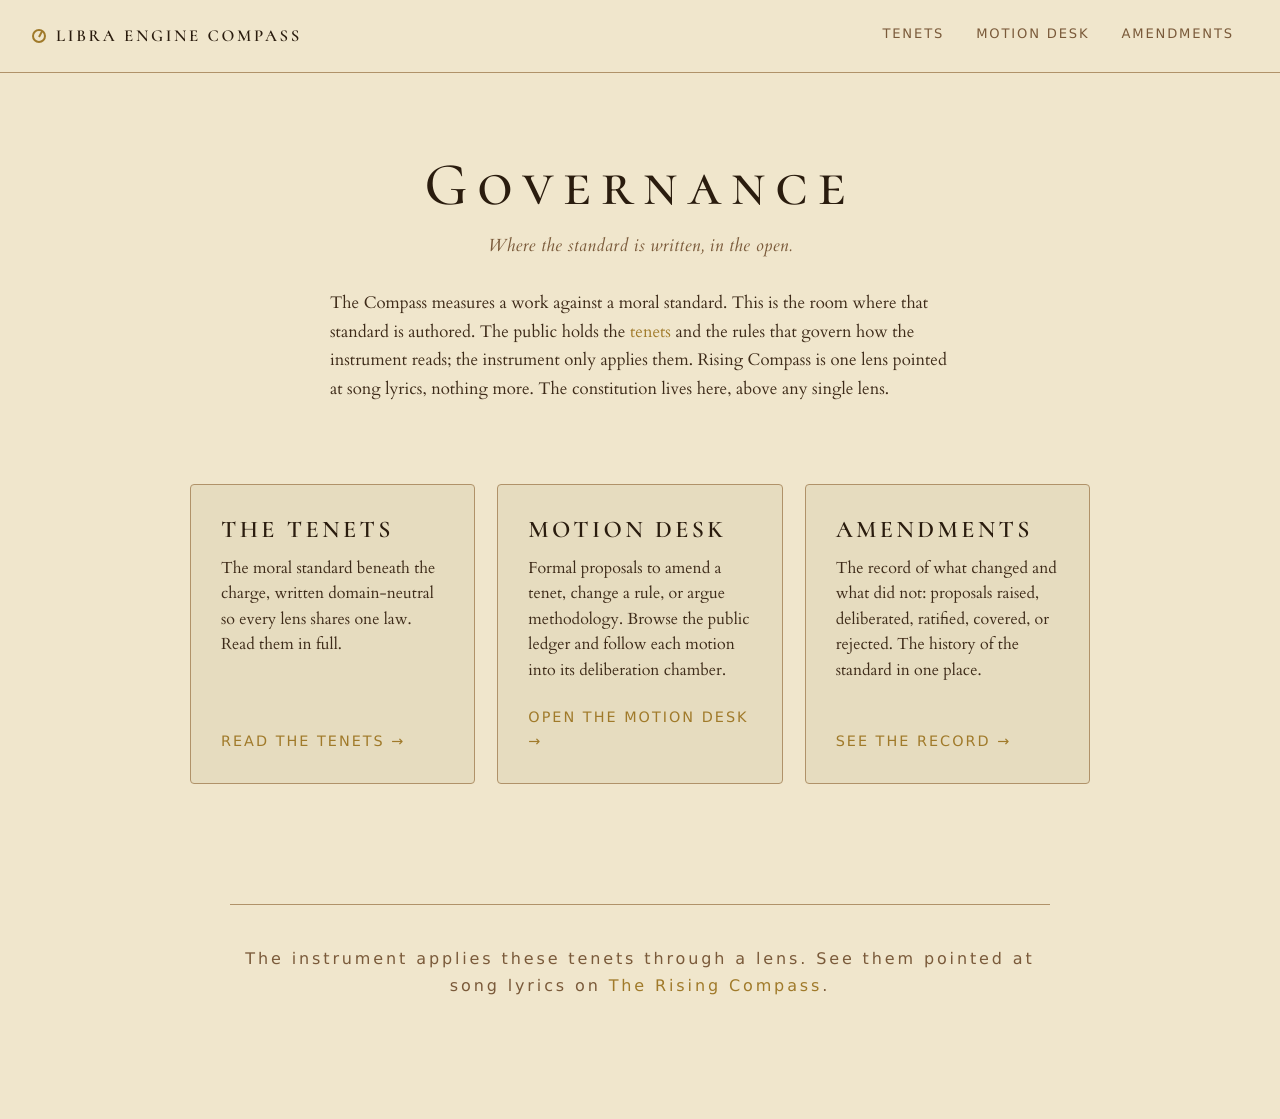
<file: backend/governance/static/index.html>
<!DOCTYPE html>
<html lang="en">
<head>
  <meta charset="UTF-8">
  <meta name="viewport" content="width=device-width, initial-scale=1.0">
  <title>Governance &middot; Libra Engine Compass</title>
  <meta name="description" content="The governance venue of the Libra Engine Compass: where the public authors the standard the instrument applies. Read the tenets, the motions in front of them, and the amendment record.">
  <link rel="canonical" href="https://lecg.libraengine.com/">
  <meta property="og:type" content="website">
  <meta property="og:url" content="https://lecg.libraengine.com/">
  <meta property="og:title" content="Governance &middot; Libra Engine Compass">
  <meta property="og:description" content="Where the public authors the standard the instrument applies. Tenets, motions, and the amendment record.">

  <link rel="preconnect" href="https://fonts.googleapis.com">
  <link rel="preconnect" href="https://fonts.gstatic.com" crossorigin>
  <link href="https://fonts.googleapis.com/css2?family=Cardo:ital,wght@0,400;0,700;1,400&family=Cormorant+SC:wght@400;500;600;700&display=swap" rel="stylesheet">

  <link rel="stylesheet" href="motion-desk/motion-desk.css">
  <link rel="stylesheet" href="venue.css">
</head>
<body>

  <header class="lecg-header">
    <a class="lecg-wordmark" href="/" aria-label="Libra Engine Compass governance home">
      <span class="lecg-wordmark-mark" aria-hidden="true"></span>
      <span>Libra Engine Compass</span>
    </a>
    <nav class="lecg-nav" aria-label="Governance sections">
      <a href="/tenets/">Tenets</a>
      <a href="/motion-desk/">Motion Desk</a>
      <a href="/amendments/">Amendments</a>
    </nav>
  </header>

  <main id="main" class="md-main">

    <section class="md-hero">
      <h1 class="md-title">Governance</h1>
      <p class="md-kicker">Where the standard is written, in the open.</p>
      <p class="md-preamble">
        The Compass measures a work against a moral standard. This is the
        room where that standard is authored. The public holds the
        <a href="/tenets/">tenets</a> and the rules that govern how the
        instrument reads; the instrument only applies them. Rising Compass is
        one lens pointed at song lyrics, nothing more. The constitution lives
        here, above any single lens.
      </p>
    </section>

    <section class="md-doors" aria-label="Where to go">
      <div class="md-door-grid lecg-door-grid">
        <a class="md-door" href="/tenets/">
          <h3 class="md-door-title">The Tenets</h3>
          <p class="md-door-body">
            The moral standard beneath the charge, written domain-neutral so
            every lens shares one law. Read them in full.
          </p>
          <span class="md-door-cta">Read the tenets &rarr;</span>
        </a>
        <a class="md-door" href="/motion-desk/">
          <h3 class="md-door-title">Motion Desk</h3>
          <p class="md-door-body">
            Formal proposals to amend a tenet, change a rule, or argue
            methodology. Browse the public ledger and follow each motion into
            its deliberation chamber.
          </p>
          <span class="md-door-cta">Open the Motion Desk &rarr;</span>
        </a>
        <a class="md-door" href="/amendments/">
          <h3 class="md-door-title">Amendments</h3>
          <p class="md-door-body">
            The record of what changed and what did not: proposals raised,
            deliberated, ratified, covered, or rejected. The history of the
            standard in one place.
          </p>
          <span class="md-door-cta">See the record &rarr;</span>
        </a>
      </div>
    </section>

    <footer class="md-footer">
      <p class="footer-note">
        The instrument applies these tenets through a lens. See them pointed at song lyrics on <a href="https://risingcompass.net/tenets/">The Rising Compass</a>.
      </p>
    </footer>

  </main>

</body>
</html>
</file>
<file: backend/governance/static/motion-desk/motion-desk.css>
/* ==========================================================================
   Motion Desk -- formal proposal venue.
   Shares the dark Tenets / Amendments aesthetic (Cardo + Cormorant SC).
   Form vocabulary borrowed from the rest of the site (rc-* tokens) so
   inputs read as part of RC rather than a transplanted form.
   ========================================================================== */

:root {
  /* Cream/brown deliberation palette. Mirrors the tenets dark theme
     but inverted for the venue surfaces (motion desk, amendments,
     chamber). Tenets stay dark on purpose -- the constitution and its
     deliberation room are visually distinct. */
  --md-bg: #f0e6cc;            /* page background (warm cream) */
  --md-bg-soft: #e6dcbf;       /* card / panel surfaces */
  --md-bg-input: #f7efd8;      /* form inputs, raised surfaces */
  --md-ink: #3d2a18;           /* body text (rich brown) */
  --md-ink-bright: #2a1c0e;    /* headings, labels (deep brown) */
  --md-ink-dim: #7a5a3a;       /* chrome (faded brown) */
  --md-rule: #b09269;          /* borders (warm tan) */
  --md-rule-soft: #d4c39b;     /* subtle dividers */
  --md-gold: #a07a2a;          /* gold accent deepened for cream contrast */
  --md-accent: #00a888;        /* teal accent deepened for cream */
  --md-status-filed: #966619;
  --md-status-in-deliberation: #1e5fb0;
  --md-status-ratified: #1f8a3a;
  --md-status-covered: #6f5635;
  --md-status-rejected: #b02824;
  --md-status-challenge: #6a2c9e;

  /* Type stacks. Cormorant SC is reserved for actual heading titles
     only (page H1s, section labels, gate H2, motion / door H3). All
     other chrome -- labels, badges, buttons, tabs, eyebrows, status
     chips -- uses the system sans stack for a quieter read. */
  --md-font-title: 'Cormorant SC', serif;
  --md-font-chrome: -apple-system, BlinkMacSystemFont, "Segoe UI", system-ui, sans-serif;
}

*, *::before, *::after { box-sizing: border-box; }

html, body {
  margin: 0;
  padding: 0;
  background: var(--md-bg);
  color: var(--md-ink);
}

body {
  font-family: 'Cardo', Georgia, 'Times New Roman', serif;
  font-size: 18px;
  line-height: 1.7;
  -webkit-font-smoothing: antialiased;
  -moz-osx-font-smoothing: grayscale;
  text-rendering: geometricPrecision;
}

.sr-only {
  position: absolute; width: 1px; height: 1px;
  padding: 0; margin: -1px; overflow: hidden;
  clip: rect(0, 0, 0, 0); white-space: nowrap; border: 0;
}


/* ----- Main layout ----- */

.md-main {
  max-width: 980px;
  margin: 0 auto;
  padding: 80px 32px 120px;
}

/* ----- Hero ----- */

.md-hero {
  max-width: 720px;
  margin: 0 auto 80px;
  text-align: center;
}

.md-title {
  font-family: var(--md-font-title);
  font-weight: 500;
  font-size: clamp(2.4rem, 5vw, 3.8rem);
  letter-spacing: 0.16em;
  color: var(--md-ink-bright);
  margin: 0 0 12px;
  line-height: 1.1;
}

.md-kicker {
  font-family: 'Cardo', serif;
  font-style: italic;
  font-size: 1.1rem;
  color: var(--md-ink-dim);
  margin: 0 0 28px;
  letter-spacing: 0.02em;
}

/* Small label above the H1 on sub-pages -- breadcrumb-style back link. */
.md-eyebrow {
  font-family: var(--md-font-chrome);
  font-size: 0.78rem;
  letter-spacing: 0.22em;
  text-transform: uppercase;
  color: var(--md-ink-dim);
  margin: 0 0 14px;
}
.md-eyebrow a {
  color: var(--md-ink-dim);
  text-decoration: none;
  border-bottom: 1px solid transparent;
  transition: color 0.2s, border-color 0.2s;
}
.md-eyebrow a:hover {
  color: var(--md-gold);
  border-bottom-color: var(--md-gold);
}

.md-preamble {
  font-size: 1.05rem;
  line-height: 1.7;
  color: var(--md-ink);
  margin: 0 auto;
  max-width: 620px;
  text-align: left;
}

.md-preamble a, .md-record-help a, .md-form-help a, .footer-note a {
  color: var(--md-gold);
  text-decoration: none;
  border-bottom: 1px solid transparent;
  transition: border-color 0.2s;
}
.md-preamble a:hover, .md-record-help a:hover, .md-form-help a:hover, .footer-note a:hover {
  border-bottom-color: var(--md-gold);
}

/* ----- Section labels ----- */

.md-section-label {
  font-family: var(--md-font-title);
  font-weight: 600;
  font-size: clamp(1.3rem, 2.2vw, 1.7rem);
  letter-spacing: 0.18em;
  color: var(--md-ink-bright);
  margin: 0 0 24px;
  text-transform: uppercase;
}

/* ----- Guardrails ----- */

.md-guardrails {
  margin: 0 0 80px;
}

.md-guard-grid {
  display: grid;
  grid-template-columns: 1.1fr 1fr 1fr;
  gap: 18px;
}

.md-guard {
  padding: 22px 22px 20px;
  background: var(--md-bg-soft);
  border: 1px solid var(--md-gold);
  border-radius: 2px;
}
.md-guard h3 {
  font-family: var(--md-font-chrome);
  font-size: 0.92rem;
  letter-spacing: 0.14em;
  text-transform: uppercase;
  color: var(--md-gold);
  margin: 0 0 8px;
  font-weight: 600;
}
.md-guard p {
  font-family: 'Cardo', serif;
  font-size: 0.98rem;
  line-height: 1.55;
  color: var(--md-ink);
  margin: 0;
}
.md-guard-alt {
  border-color: var(--md-rule);
}
.md-guard-alt h3 {
  color: var(--md-ink-dim);
}
.md-guard a {
  color: var(--md-accent);
  text-decoration: none;
  border-bottom: 1px solid transparent;
}
.md-guard a:hover { border-bottom-color: var(--md-accent); }

/* ----- Gate (auth state aware) ----- */

.md-gate {
  max-width: 720px;
  margin: 0 auto 60px;
  padding: 28px 26px;
  background: var(--md-bg-soft);
  border: 1px solid var(--md-rule);
  border-radius: 2px;
  text-align: left;
}

.md-loading {
  font-family: 'Cardo', serif;
  font-style: italic;
  color: var(--md-ink-dim);
  margin: 0;
}

.md-gate-title {
  font-family: var(--md-font-title);
  font-size: 1rem;
  letter-spacing: 0.16em;
  text-transform: uppercase;
  color: var(--md-ink-bright);
  margin: 0 0 8px;
  font-weight: 600;
}

.md-gate-body {
  font-family: 'Cardo', serif;
  font-size: 1rem;
  line-height: 1.6;
  color: var(--md-ink);
  margin: 0 0 16px;
}
.md-gate-body a {
  color: var(--md-gold);
  text-decoration: none;
  border-bottom: 1px solid transparent;
}
.md-gate-body a:hover { border-bottom-color: var(--md-gold); }

.md-gate-cta {
  display: inline-flex;
  align-items: center;
  gap: 8px;
  padding: 11px 22px;
  background: transparent;
  border: 1px solid var(--md-gold);
  border-radius: 2px;
  color: var(--md-gold);
  text-decoration: none;
  font-family: var(--md-font-chrome);
  font-weight: 500;
  font-size: 0.9rem;
  letter-spacing: 0.16em;
  text-transform: uppercase;
  transition: background 0.2s, color 0.2s;
}
.md-gate-cta:hover {
  background: var(--md-ink-bright);
  color: var(--md-bg);
  border-color: var(--md-ink-bright);
}

.md-gate-meta {
  font-family: 'Cardo', serif;
  font-size: 0.88rem;
  font-style: italic;
  color: var(--md-ink-dim);
  margin: 14px 0 0;
}

/* ----- Filing surface ----- */

.md-file {
  max-width: 760px;
  margin: 0 auto 80px;
}

.md-tabbar {
  display: flex;
  gap: 0;
  border-bottom: 1px solid var(--md-rule);
  margin-bottom: 28px;
}

.md-tab {
  flex: 0 0 auto;
  padding: 12px 18px;
  background: transparent;
  border: none;
  border-bottom: 2px solid transparent;
  color: var(--md-ink-dim);
  font-family: var(--md-font-chrome);
  font-weight: 500;
  font-size: 0.85rem;
  letter-spacing: 0.14em;
  text-transform: uppercase;
  cursor: pointer;
  margin-bottom: -1px;
  transition: color 0.2s, border-color 0.2s;
  text-decoration: none;        /* anchors */
}
.md-tab:hover { color: var(--md-ink); }
.md-tab.active {
  color: var(--md-gold);
  border-bottom-color: var(--md-gold);
}

/* Cross-page tabbar: same look, centered under the hero. */
.md-tabbar-routed {
  max-width: 820px;
  margin: 0 auto 36px;
  justify-content: center;
}

.md-form {
  display: flex;
  flex-direction: column;
  gap: 22px;
}

.md-form-help {
  font-family: 'Cardo', serif;
  font-size: 0.98rem;
  line-height: 1.55;
  color: var(--md-ink-dim);
  margin: 0;
  padding: 14px 18px;
  background: var(--md-bg-soft);
  border-left: 2px solid var(--md-gold);
  border-radius: 0 2px 2px 0;
}
.md-form-help em {
  color: var(--md-ink);
  font-style: italic;
}

.md-field {
  display: flex;
  flex-direction: column;
  gap: 6px;
}

.md-field[hidden] {
  display: none;
}

.md-field label {
  font-family: var(--md-font-chrome);
  font-size: 1.17rem;
  letter-spacing: 0.16em;
  text-transform: uppercase;
  color: var(--md-ink-bright);
  font-weight: 600;
  display: flex;
  justify-content: space-between;
  align-items: baseline;
  gap: 12px;
}

.md-field .md-counter {
  font-family: 'Cardo', serif;
  font-style: italic;
  font-size: 0.78rem;
  letter-spacing: 0.02em;
  color: var(--md-ink-dim);
  text-transform: none;
  font-weight: 400;
}
.md-field .md-counter.under {
  color: var(--md-status-rejected);
}

.md-optional {
  font-family: 'Cardo', serif;
  font-style: italic;
  font-size: 0.78rem;
  letter-spacing: 0.02em;
  color: var(--md-ink-dim);
  text-transform: none;
  font-weight: 400;
}
.md-optional a {
  color: var(--md-accent);
  text-decoration: none;
  border-bottom: 1px solid transparent;
}
.md-optional a:hover { border-bottom-color: var(--md-accent); }

.md-field input[type="text"],
.md-field input[type="search"],
.md-field textarea,
.md-field select {
  width: 100%;
  padding: 11px 14px;
  background: var(--md-bg-input);
  color: var(--md-ink-bright);
  border: 1px solid var(--md-rule);
  border-radius: 2px;
  font-family: 'Cardo', serif;
  font-size: 1rem;
  line-height: 1.55;
  outline: none;
  transition: border-color 0.2s;
}
.md-field textarea {
  resize: vertical;
  min-height: 80px;
}
.md-field input:focus,
.md-field textarea:focus,
.md-field select:focus {
  border-color: var(--md-gold);
}

/* ----- Song search dropdown ----- */

.md-search-results {
  position: relative;
  background: var(--md-bg-input);
  border: 1px solid var(--md-rule);
  border-top: none;
  max-height: 260px;
  overflow-y: auto;
  margin-top: -4px;
}
.md-search-result {
  padding: 9px 14px;
  font-family: 'Cardo', serif;
  font-size: 0.95rem;
  color: var(--md-ink);
  cursor: pointer;
  border-bottom: 1px solid var(--md-rule-soft);
  display: flex;
  flex-direction: column;
  gap: 2px;
}
.md-search-result:last-child { border-bottom: none; }
.md-search-result:hover, .md-search-result.focused {
  background: var(--md-rule-soft);
  color: var(--md-ink-bright);
}
.md-search-result .meta {
  font-family: 'Cardo', serif;
  font-style: italic;
  font-size: 0.82rem;
  color: var(--md-ink-dim);
}
.md-search-empty {
  padding: 10px 14px;
  font-family: 'Cardo', serif;
  font-style: italic;
  font-size: 0.9rem;
  color: var(--md-ink-dim);
}

.md-selected-song {
  margin-top: 6px;
  padding: 10px 14px;
  background: var(--md-bg-input);
  border: 1px solid var(--md-gold);
  border-radius: 2px;
  font-family: 'Cardo', serif;
  font-size: 0.95rem;
  color: var(--md-ink-bright);
  display: flex;
  align-items: center;
  gap: 10px;
}
.md-selected-label {
  font-family: var(--md-font-chrome);
  font-size: 0.72rem;
  letter-spacing: 0.14em;
  text-transform: uppercase;
  color: var(--md-gold);
  font-weight: 600;
}
.md-selected-text { flex: 1; }
.md-selected-clear {
  background: transparent;
  border: none;
  color: var(--md-ink-dim);
  font-size: 1.4rem;
  line-height: 1;
  padding: 0 2px;
  cursor: pointer;
}
.md-selected-clear:hover { color: var(--md-status-rejected); }

/* ----- Submit button + status ----- */

.md-form-actions {
  display: flex;
  align-items: center;
  gap: 18px;
  flex-wrap: wrap;
  margin-top: 6px;
}

.md-submit {
  padding: 12px 26px;
  background: transparent;
  border: 1px solid var(--md-gold);
  border-radius: 2px;
  color: var(--md-gold);
  font-family: var(--md-font-chrome);
  font-weight: 500;
  font-size: 0.95rem;
  letter-spacing: 0.16em;
  text-transform: uppercase;
  cursor: pointer;
  transition: background 0.2s, color 0.2s;
}
.md-submit:hover:not(:disabled) {
  background: var(--md-ink-bright);
  color: var(--md-bg);
  border-color: var(--md-ink-bright);
}
.md-submit:disabled {
  opacity: 0.5;
  cursor: not-allowed;
}

.md-form-status {
  font-family: 'Cardo', serif;
  font-size: 0.92rem;
  margin: 0;
  flex: 1;
  min-width: 0;
}
.md-form-status.success { color: var(--md-status-ratified); }
.md-form-status.error { color: var(--md-status-rejected); }

/* ----- Public record list ----- */

.md-record {
  max-width: 820px;
  margin: 0 auto;
}

.md-record-help {
  font-family: 'Cardo', serif;
  font-style: italic;
  font-size: 0.98rem;
  color: var(--md-ink-dim);
  margin: 0 0 24px;
}

.md-filter-row {
  display: flex;
  flex-wrap: wrap;
  gap: 4px;
  margin-bottom: 14px;
}

.md-filter {
  padding: 6px 14px;
  background: transparent;
  border: 1px solid var(--md-rule);
  border-radius: 2px;
  color: var(--md-ink-dim);
  font-family: var(--md-font-chrome);
  font-weight: 500;
  font-size: 0.78rem;
  letter-spacing: 0.12em;
  text-transform: uppercase;
  cursor: pointer;
  transition: border-color 0.2s, color 0.2s;
}
.md-filter:hover {
  border-color: var(--md-gold);
  color: var(--md-gold);
}
.md-filter.active {
  border-color: var(--md-gold);
  color: var(--md-gold);
}

.md-record-list {
  display: flex;
  flex-direction: column;
  gap: 14px;
  margin-top: 22px;
}

.md-motion {
  padding: 20px 22px;
  background: var(--md-bg-soft);
  border: 1px solid var(--md-rule);
  border-left: 3px solid var(--md-status-color, var(--md-rule));
  border-radius: 2px;
}

.md-motion-head {
  display: flex;
  flex-wrap: wrap;
  align-items: center;
  gap: 10px;
  margin-bottom: 10px;
  font-family: var(--md-font-chrome);
  font-size: 0.78rem;
  letter-spacing: 0.12em;
  text-transform: uppercase;
}
.md-motion-type {
  color: var(--md-status-color, var(--md-ink-dim));
  font-weight: 700;
}
.md-motion-status {
  padding: 2px 8px;
  background: var(--md-bg-input);
  border: 1px solid var(--md-status-color, var(--md-rule));
  color: var(--md-status-color, var(--md-ink-dim));
  border-radius: 2px;
  letter-spacing: 0.12em;
}
.md-motion-filer {
  color: var(--md-ink);
  font-family: 'Cardo', serif;
  font-size: 0.85rem;
  letter-spacing: 0.02em;
  font-style: italic;
  text-transform: none;
}
.md-motion-verified {
  font-family: var(--md-font-chrome);
  font-weight: 600;
  font-size: 0.65rem;
  letter-spacing: 0.14em;
  background: var(--md-accent);
  color: var(--md-bg);
  padding: 1px 6px;
  border-radius: 2px;
}
.md-motion-date {
  color: var(--md-ink-dim);
  font-family: 'Cardo', serif;
  font-size: 0.85rem;
  letter-spacing: 0.02em;
  text-transform: none;
  margin-left: auto;
}

.md-motion-claim {
  font-family: var(--md-font-title);
  font-size: 1.2rem;
  font-weight: 500;
  color: var(--md-ink-bright);
  margin: 0 0 8px;
  line-height: 1.3;
  letter-spacing: 0.02em;
}

.md-motion-target {
  font-family: 'Cardo', serif;
  font-size: 0.92rem;
  color: var(--md-ink-dim);
  margin: 0 0 10px;
}
.md-motion-target b { color: var(--md-ink); font-weight: 700; }
.md-motion-target code {
  font-family: 'Courier New', monospace;
  color: var(--md-gold);
  background: var(--md-bg-input);
  padding: 1px 6px;
  border-radius: 2px;
  font-size: 0.88rem;
}

.md-motion-reasoning {
  font-family: 'Cardo', serif;
  font-size: 0.98rem;
  line-height: 1.65;
  color: var(--md-ink);
  margin: 6px 0 0;
  white-space: pre-wrap;
  word-wrap: break-word;
  max-height: 6em;
  overflow: hidden;
  position: relative;
}
.md-motion-reasoning.expanded { max-height: none; }
.md-motion-reasoning.collapsed::after {
  content: '';
  position: absolute;
  bottom: 0; left: 0; right: 0;
  height: 1.6em;
  background: linear-gradient(180deg, transparent, var(--md-bg-soft));
  pointer-events: none;
}

.md-motion-expand {
  background: transparent;
  border: none;
  color: var(--md-gold);
  font-family: var(--md-font-chrome);
  font-size: 0.78rem;
  letter-spacing: 0.12em;
  text-transform: uppercase;
  cursor: pointer;
  margin-top: 6px;
  padding: 0;
}

.md-motion-citations {
  margin: 10px 0 0;
  font-family: 'Cardo', serif;
  font-size: 0.88rem;
  color: var(--md-ink-dim);
}
.md-motion-citations a {
  color: var(--md-accent);
  text-decoration: none;
  word-break: break-all;
}
.md-motion-citations a:hover { text-decoration: underline; }
.md-motion-citations .label {
  font-family: var(--md-font-chrome);
  font-size: 0.7rem;
  letter-spacing: 0.14em;
  text-transform: uppercase;
  color: var(--md-ink-dim);
  margin-right: 6px;
}

.md-motion-resolution {
  margin: 12px 0 0;
  padding: 10px 14px;
  background: var(--md-bg-input);
  border-left: 2px solid var(--md-status-color, var(--md-gold));
}
.md-motion-resolution .label {
  display: block;
  font-family: var(--md-font-chrome);
  font-size: 0.7rem;
  letter-spacing: 0.14em;
  text-transform: uppercase;
  color: var(--md-status-color, var(--md-ink-dim));
  margin-bottom: 4px;
  font-weight: 600;
}
.md-motion-resolution p {
  font-family: 'Cardo', serif;
  font-size: 0.95rem;
  line-height: 1.6;
  color: var(--md-ink);
  margin: 0;
}

.md-motion-chamber-link {
  display: inline-block;
  margin-top: 12px;
  font-family: var(--md-font-chrome);
  font-size: 0.82rem;
  letter-spacing: 0.12em;
  text-transform: uppercase;
  color: var(--md-gold);
  text-decoration: none;
  border-bottom: 1px solid transparent;
  transition: border-color 0.15s;
}
.md-motion-chamber-link:hover { border-bottom-color: var(--md-gold); }

.md-empty {
  font-family: 'Cardo', serif;
  font-style: italic;
  font-size: 0.95rem;
  color: var(--md-ink-dim);
  padding: 12px 0;
  margin: 0;
}

/* ----- Footer ----- */

.md-footer {
  margin: 120px auto 0;
  padding-top: 40px;
  border-top: 1px solid var(--md-rule);
  text-align: center;
  max-width: 820px;
}

.footer-note {
  font-family: var(--md-font-chrome);
  font-size: 1rem;
  letter-spacing: 0.18em;
  color: var(--md-ink-dim);
  margin: 0;
}

/* ----- Landing page: two doors ----- */

.md-doors {
  max-width: 900px;
  margin: 0 auto 60px;
}

.md-door-grid {
  display: grid;
  grid-template-columns: 1fr 1fr;
  gap: 22px;
}

.md-door {
  display: flex;
  flex-direction: column;
  padding: 32px 30px 28px;
  background: var(--md-bg-soft);
  border: 1px solid var(--md-rule);
  border-radius: 4px;
  text-decoration: none;
  color: var(--md-ink);
  transition: border-color 0.2s, transform 0.2s, box-shadow 0.2s;
}
.md-door:hover {
  border-color: var(--md-gold);
  transform: translateY(-2px);
  box-shadow: 0 8px 24px rgba(0, 0, 0, 0.08);
}

.md-door-title {
  font-family: var(--md-font-title);
  font-weight: 600;
  font-size: 1.5rem;
  letter-spacing: 0.14em;
  text-transform: uppercase;
  color: var(--md-ink-bright);
  margin: 0 0 12px;
  line-height: 1.1;
}

.md-door-body {
  font-family: 'Cardo', serif;
  font-size: 1rem;
  line-height: 1.6;
  color: var(--md-ink);
  margin: 0 0 22px;
  flex: 1;
}

.md-door-cta {
  font-family: var(--md-font-chrome);
  font-weight: 500;
  font-size: 0.9rem;
  letter-spacing: 0.14em;
  text-transform: uppercase;
  color: var(--md-gold);
}
.md-door:hover .md-door-cta {
  color: var(--md-ink-bright);
}

@media (max-width: 760px) {
  .md-door-grid { grid-template-columns: 1fr; }
  .md-door { padding: 26px 22px 22px; }
}

/* ----- File-a-motion: subtle panel emphasis ----- */

.md-file {
  /* Slightly deeper cream than the page background so the form area
     reads as its own room. No inversion needed -- the whole page is
     already cream. */
  background: #e8ddc0;
  padding: 36px 36px 40px;
  border-radius: 4px;
  border: 1px solid var(--md-rule-soft);
  box-shadow: 0 1px 0 rgba(0, 0, 0, 0.04);
}

/* The form-help banner inside .md-file goes one shade deeper still
   so it sits visibly above the panel surface. */
.md-file .md-form-help {
  background: #ddcfaa;
}

/* ----- Mobile ----- */

@media (max-width: 760px) {
  .md-main { padding: 56px 20px 80px; }
  .md-hero { margin-bottom: 56px; }
  .md-guard-grid { grid-template-columns: 1fr; }
  .md-file { margin-bottom: 56px; }
  .md-motion-date { margin-left: 0; }
}
</file>
<file: backend/governance/static/venue.css>
/* ==========================================================================
   Libra Engine Compass governance venue -- shared standalone header + nav.
   Reuses the cream/brown deliberation tokens declared in motion-desk.css
   (--md-*), so this file only styles the venue chrome, not the palette.
   ========================================================================== */

.lecg-header {
  display: flex;
  flex-wrap: wrap;
  justify-content: space-between;
  align-items: center;
  gap: 16px;
  padding: 18px 32px;
  border-bottom: 1px solid var(--md-rule);
  background: var(--md-bg);
}

.lecg-wordmark {
  display: inline-flex;
  align-items: center;
  gap: 10px;
  color: var(--md-ink-bright);
  text-decoration: none;
  font-family: 'Cormorant SC', serif;
  font-weight: 600;
  font-size: 1.05rem;
  letter-spacing: 0.16em;
  text-transform: uppercase;
  transition: color 0.2s;
}
.lecg-wordmark:hover { color: var(--md-gold); }

.lecg-wordmark-mark {
  width: 14px;
  height: 14px;
  border: 2px solid var(--md-gold);
  border-radius: 50%;
  position: relative;
  flex: 0 0 auto;
}
.lecg-wordmark-mark::after {
  content: '';
  position: absolute;
  top: 50%;
  left: 50%;
  width: 2px;
  height: 7px;
  background: var(--md-gold);
  transform: translate(-50%, -85%) rotate(28deg);
  transform-origin: bottom center;
}

.lecg-nav {
  display: flex;
  flex-wrap: wrap;
  gap: 6px 4px;
}
.lecg-nav a {
  padding: 6px 14px;
  color: var(--md-ink-dim);
  text-decoration: none;
  font-family: var(--md-font-chrome);
  font-weight: 500;
  font-size: 0.82rem;
  letter-spacing: 0.14em;
  text-transform: uppercase;
  border-bottom: 2px solid transparent;
  transition: color 0.2s, border-color 0.2s;
}
.lecg-nav a:hover { color: var(--md-ink-bright); }
.lecg-nav a[aria-current="page"] {
  color: var(--md-gold);
  border-bottom-color: var(--md-gold);
}

/* Participation notice -- shown when a write action (file a motion, post an
   argument) is attempted while shared sign-in is still being wired. Reuses the
   cream/brown gate surface from motion-desk.css. */
.lecg-notice {
  max-width: 720px;
  margin: 0 auto 60px;
  padding: 22px 26px;
  background: var(--md-bg-soft);
  border: 1px solid var(--md-gold);
  border-left: 3px solid var(--md-gold);
  border-radius: 2px;
}
.lecg-notice[hidden] { display: none; }
.lecg-notice-title {
  font-family: var(--md-font-title);
  font-size: 1rem;
  letter-spacing: 0.16em;
  text-transform: uppercase;
  color: var(--md-ink-bright);
  margin: 0 0 8px;
  font-weight: 600;
}
.lecg-notice-body {
  font-family: 'Cardo', serif;
  font-size: 1rem;
  line-height: 1.6;
  color: var(--md-ink);
  margin: 0;
}

/* Landing page: three doors instead of two. */
.lecg-door-grid {
  grid-template-columns: repeat(3, 1fr);
}

@media (max-width: 900px) {
  .lecg-door-grid { grid-template-columns: 1fr; }
}

@media (max-width: 640px) {
  .lecg-header { padding: 16px 20px; }
}
</file>
